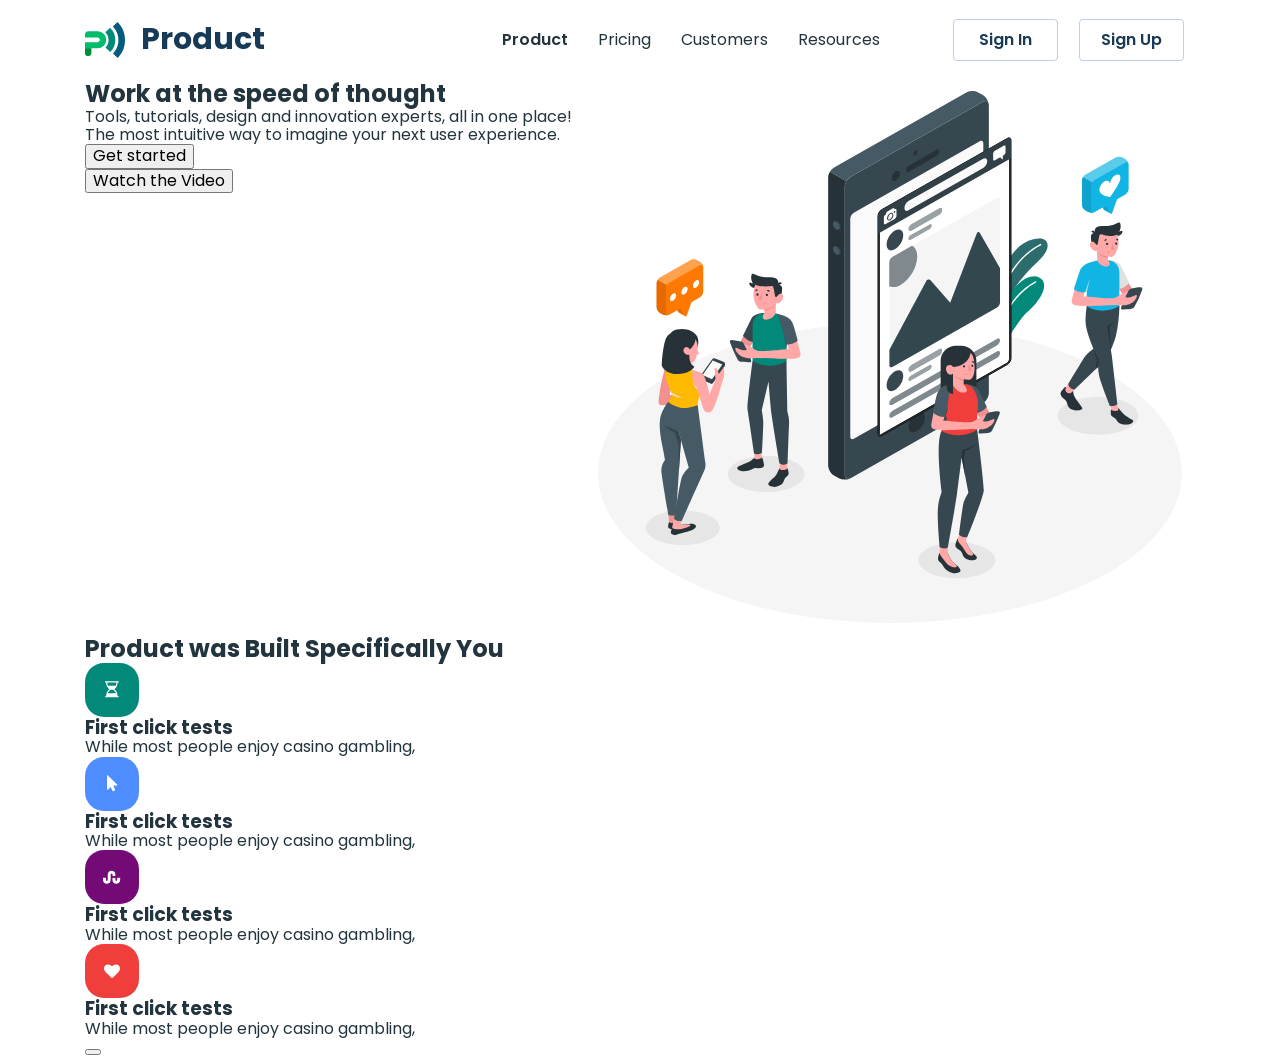
<file: index.html>
<!DOCTYPE html>
<html lang="en">

<head>
  <meta charset="UTF-8">
  <meta name="viewport" content="width=device-width, initial-scale=1.0">
  <link rel="stylesheet" href="https://cdnjs.cloudflare.com/ajax/libs/modern-normalize/3.0.1/modern-normalize.min.css" integrity="sha512-q6WgHqiHlKyOqslT/lgBgodhd03Wp4BEqKeW6nNtlOY4quzyG3VoQKFrieaCeSnuVseNKRGpGeDU3qPmabCANg==" crossorigin="anonymous" referrerpolicy="no-referrer" />
  <link rel="preconnect" href="https://fonts.googleapis.com">
  <link rel="preconnect" href="https://fonts.gstatic.com" crossorigin>
  <link
      href="https://fonts.googleapis.com/css2?family=Inter:wght@500;700&family=Montserrat:wght@400;500;600;700&family=Poppins:wght@400;500;600;700;800&family=Roboto:wght@400;500;700;900&display=swap"
      rel="stylesheet"
    />
  <link rel="stylesheet" href="./css/styles.css">
  <title>Business promotion</title>
</head>

<body>
  <header class="header">
    <div class="container header-container">

      <a href="./index.html" class="logo">
        <img src="./images/logo.svg" alt="Logo" width="40" height="36">
        Product
      </a>

      <nav class="header-nav">
        <ul class="header-nav-list">
          <li class="header-nav-item"><a class="header-nav-link current" href="./index.html">Product</a></li>
          <li class="header-nav-item"><a class="header-nav-link" href="./pricing.html">Pricing</a></li>
          <li class="header-nav-item"><a class="header-nav-link" href="./customer.html">Customers</a></li>
          <li class="header-nav-item"><a class="header-nav-link" href="">Resources</a></li>
        </ul>
      </nav>

      <ul class="header-btn-list">
        <li class="header-btn-item"><button class="header-btn" type="button">Sign In</button></li>
        <li class="header-btn-item"><button class="header-btn" type="button">Sign Up</button></li>
      </ul>

    </div>

  </header>


  <main>
    <!-- HERO SECTION -->
    <section class="hero">
      <div class="container hero-container">
        <div class="hero-box">
          <h1>Work at the speed of thought</h1>
          <p>Tools, tutorials, design and innovation experts, all in one place! The most intuitive way to imagine your next user
          experience.</p>
          <ul>
            <li><button type="button">Get started</button></li>
            <li><button type="button">Watch the Video</button></li>
          </ul>
        </div>
        <img src="./images/hero-img.svg" alt="hero image" width="610" height="555">
      </div>
    </section>

    <!-- <section>
      <div class="container">
        <h2>Product  was Built Specifically for You</h2>
        <ul>
          <li class="product-item">
            <div class="product-box">
              <svg width="11" height="18">
                <use href="./images/icons.svg#icon-cursor"></use>
              </svg>
            </div>
            <h3>First click tests</h3>
            <p>While most people enjoy casino gambling,</p>
          </li>
          <li class="product-item">
            <div class="product-box">
              <svg width="18" height="18">
                <use href="./images/icons.svg#icon-wave"></use>
              </svg>
            </div>
             <h3>First click tests</h3>
            <p>While most people enjoy casino gambling,</p>
          </li>
          <li class="product-item">
            <div class="product-box">
              <svg width="16" height="18">
                <use href="./images/icons.svg#icon-heart"></use>
              </svg>
            </div>
             <h3>First click tests</h3>
            <p>While most people enjoy casino gambling,</p>
          </li>
          <li class="product-item">
            <div class="product-box">
              <svg width="14" height="18">
                <use href="./images/icons.svg#icon-clock"></use>
              </svg>
            </div>
             <h3>First click tests</h3>
            <p>While most people enjoy casino gambling,</p>
          </li>
        </ul>
        <button></button>
      </div>
    </section> -->

    <section>
      <div class="container">
        <h2>Product  was Built Specifically You</h2>
        <ul>
          <li class="product-item">
            <h3 class="product-item-title">First click tests</h3>
            <p>While most people enjoy casino gambling,</p>
          </li>
          <li class="product-item">
             <h3 class="product-item-title">First click tests</h3>
            <p>While most people enjoy casino gambling,</p>
          </li>
          <li class="product-item">
             <h3 class="product-item-title">First click tests</h3>
            <p>While most people enjoy casino gambling,</p>
          </li>
          <li class="product-item">
             <h3 class="product-item-title">First click tests</h3>
            <p>While most people enjoy casino gambling,</p>
          </li>
        </ul>
        <button></button>
      </div>
    </section>

  </main>



  
  <footer></footer>
</body>

</html>
</file>
<file: css/styles.css>
body {
        font-family: "Poppins", sans-serif;
        color: #22343d;
        background-color: #fff;
}

a {
        text-decoration: none;
}

ul,
ol {
        list-style: none;
        padding-left: 0;
        margin: 0;
}

h1,
h2,
h3,
h4,
h5,
h6,
p {
        margin: 0;
}

img {
        display: block;
}

button {
        cursor: pointer;
}

.container {
        width: 1150px;
        padding-right: 20px;
        padding-left: 20px;
        margin: 0 auto;
}

/* HEADER  */

.header {
}

.header-container {
        display: flex;
        align-items: center;
}

.logo {
        display: flex;
        align-items: center;
        margin-right: 237px;
        gap: 16px;
        font-weight: 700;
        font-size: 30px;
        line-height: 0.93;
        color: #173a56;
}
.header-nav {
        margin-right: 73px;
}
.header-nav-list {
        display: flex;
        gap: 30px;
}
.header-nav-item {
}
.header-nav-link {
        display: block;
        padding: 26px 0;
        line-height: 1.75;
        color: #22343d;
}
.current {
        font-weight: 600;
}
.header-btn-list {
        display: flex;
        gap: 21px;
}
.header-btn-item {
}
.header-btn {
        min-width: 105px;
        height: 42px;
        border: 1px solid #bcd0e5;
        border-radius: 4px;
        font-family: inherit;
        font-weight: 600;
        font-size: 16px;
        text-align: center;
        color: #173a56;
        background-color: transparent;
}
.header-btn:hover,
.header-btn:focus {
        color: #fff;
        background-color: #02897a;
        border-color: transparent;
}

.hero-container {
        display: flex;
}
/* 
.product-box {
        display: flex;
        align-items: center;
        justify-content: center;
        border-radius: 19px;
        width: 54px;
        height: 54px;
}

.product-item:nth-child(1) .product-box {
        background-color: #02897a;
}
.product-item:nth-child(2) .product-box {
        background-color: #4d8dff;
}
.product-item:nth-child(3) .product-box {
        background-color: #740a76;
}
.product-item:nth-child(4) .product-box {
        background-color: #f03e3d;
} */

.product-item-title::before {
        content: "";
        display: block;
        border-radius: 19px;
        width: 54px;
        height: 54px;
        background-repeat: no-repeat;
        background-position: center;
}

.product-item:nth-child(1) .product-item-title::before {
        background-color: #02897a;
        background-image: url(../images/icon-1.svg);
}
.product-item:nth-child(2) .product-item-title::before {
        background-color: #4d8dff;
        background-image: url(../images/icon-2.svg);
}
.product-item:nth-child(3) .product-item-title::before {
        background-color: #740a76;
        background-image: url(../images/icon-3.svg);
}
.product-item:nth-child(4) .product-item-title::before {
        background-color: #f03e3d;
        background-image: url(../images/icon-4.svg);
}
</file>
